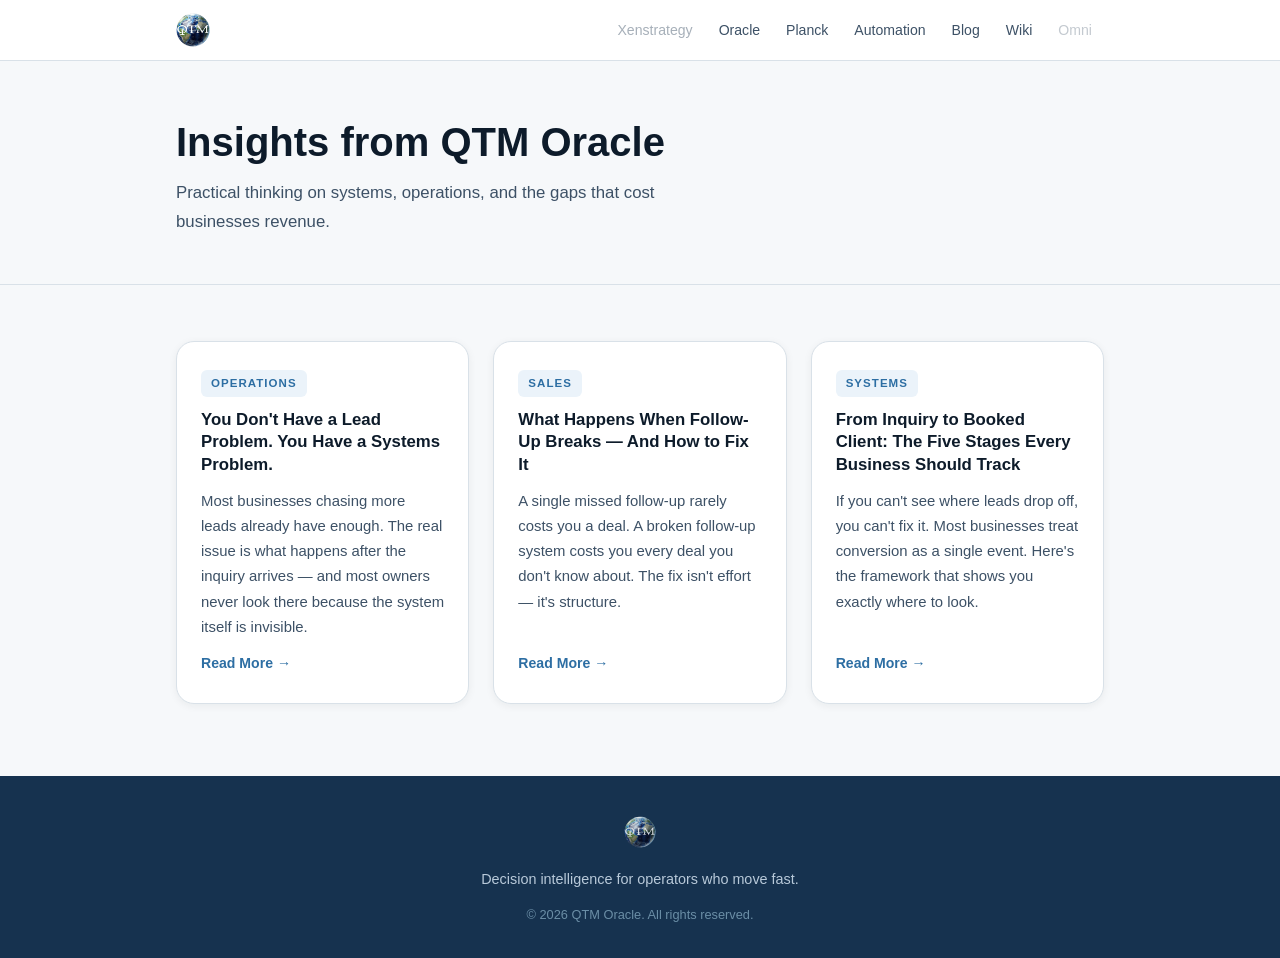
<file: blog.html>
<!DOCTYPE html>
<html lang="en">
<head>
  <meta charset="UTF-8" />
  <meta name="viewport" content="width=device-width, initial-scale=1.0" />
  <title>Insights — QTM Oracle</title>
  <link rel="stylesheet" href="./styles.css" />
</head>
<body>

  <!-- HEADER -->
  <header class="site-header">
    <div class="header-inner">
      <a href="./" class="header-logo-link">
        <img src="./assets/logo.png" alt="QTM Oracle" class="brand-logo" />
      </a>
      <nav class="header-nav">
        <a href="https://xenstrategy.com" class="nav-link" style="opacity:0.45;">Xenstrategy</a>
        <a href="https://app.qtmoracle.com" class="nav-link">Oracle</a>
        <a href="https://planck.qtmoracle.com" class="nav-link">Planck</a>
        <a href="https://app.qtmoracle.com/automation" class="nav-link">Automation</a>
        <a href="./blog.html" class="nav-link">Blog</a>
        <a href="https://wiki.qtmoracle.com" class="nav-link">Wiki</a>
        <span class="nav-omni">Omni</span>
        <div class="nav-menu-wrap nav-menu-mobile-only">
          <button class="nav-menu-btn" aria-label="Menu" aria-expanded="false">&#9776;</button>
          <div class="nav-dropdown" id="navDropdown">
            <a href="https://xenstrategy.com" class="nav-dropdown-item" style="opacity:0.6;">Xenstrategy</a>
            <a href="https://app.qtmoracle.com" class="nav-dropdown-item">Oracle</a>
            <a href="https://planck.qtmoracle.com" class="nav-dropdown-item">Planck</a>
            <a href="https://app.qtmoracle.com/automation" class="nav-dropdown-item">Automation</a>
            <a href="./blog.html" class="nav-dropdown-item">Blog</a>
            <a href="https://wiki.qtmoracle.com" class="nav-dropdown-item">Wiki</a>
            <span class="nav-dropdown-item" style="opacity:0.3;cursor:default;pointer-events:none;">Omni</span>
          </div>
        </div>
      </nav>
    </div>
  </header>

  <!-- PAGE HEADER -->
  <div class="blog-page-header">
    <div class="container">
      <h1>Insights from QTM Oracle</h1>
      <p>Practical thinking on systems, operations, and the gaps that cost businesses revenue.</p>
    </div>
  </div>

  <!-- ARTICLE LIST -->
  <section class="blog-index-section">
    <div class="container">
      <div class="blog-index-grid">

        <article class="blog-card">
          <div class="blog-tag">Operations</div>
          <h3>You Don't Have a Lead Problem. You Have a Systems Problem.</h3>
          <p>Most businesses chasing more leads already have enough. The real issue is what happens after the inquiry arrives — and most owners never look there because the system itself is invisible.</p>
          <a href="./blog/lead-problem-vs-systems-problem.html" class="blog-read-more">Read More &rarr;</a>
        </article>

        <article class="blog-card">
          <div class="blog-tag">Sales</div>
          <h3>What Happens When Follow-Up Breaks — And How to Fix It</h3>
          <p>A single missed follow-up rarely costs you a deal. A broken follow-up system costs you every deal you don't know about. The fix isn't effort — it's structure.</p>
          <a href="./blog/follow-up-breaks-and-how-to-fix-it.html" class="blog-read-more">Read More &rarr;</a>
        </article>

        <article class="blog-card">
          <div class="blog-tag">Systems</div>
          <h3>From Inquiry to Booked Client: The Five Stages Every Business Should Track</h3>
          <p>If you can't see where leads drop off, you can't fix it. Most businesses treat conversion as a single event. Here's the framework that shows you exactly where to look.</p>
          <a href="./blog/inquiry-to-booked-client-five-stages.html" class="blog-read-more">Read More &rarr;</a>
        </article>

      </div>
    </div>
  </section>

  <!-- FOOTER -->
  <footer class="footer">
    <div class="container">
      <img src="./assets/logo.png" alt="QTM Oracle" class="footer-logo" />
      <p class="footer-tagline">Decision intelligence for operators who move fast.</p>
      <p class="footer-copy">&copy; 2026 QTM Oracle. All rights reserved.</p>
    </div>
  </footer>

  <script>
    var btn = document.querySelector('.nav-menu-btn');
    var dropdown = document.getElementById('navDropdown');
    if (btn && dropdown) {
      btn.addEventListener('click', function(e) {
        e.stopPropagation();
        var open = dropdown.classList.toggle('open');
        btn.setAttribute('aria-expanded', String(open));
      });
      document.addEventListener('click', function() {
        dropdown.classList.remove('open');
        btn.setAttribute('aria-expanded', 'false');
      });
      dropdown.addEventListener('click', function(e) { e.stopPropagation(); });
    }
  </script>
</body>
</html>
</file>
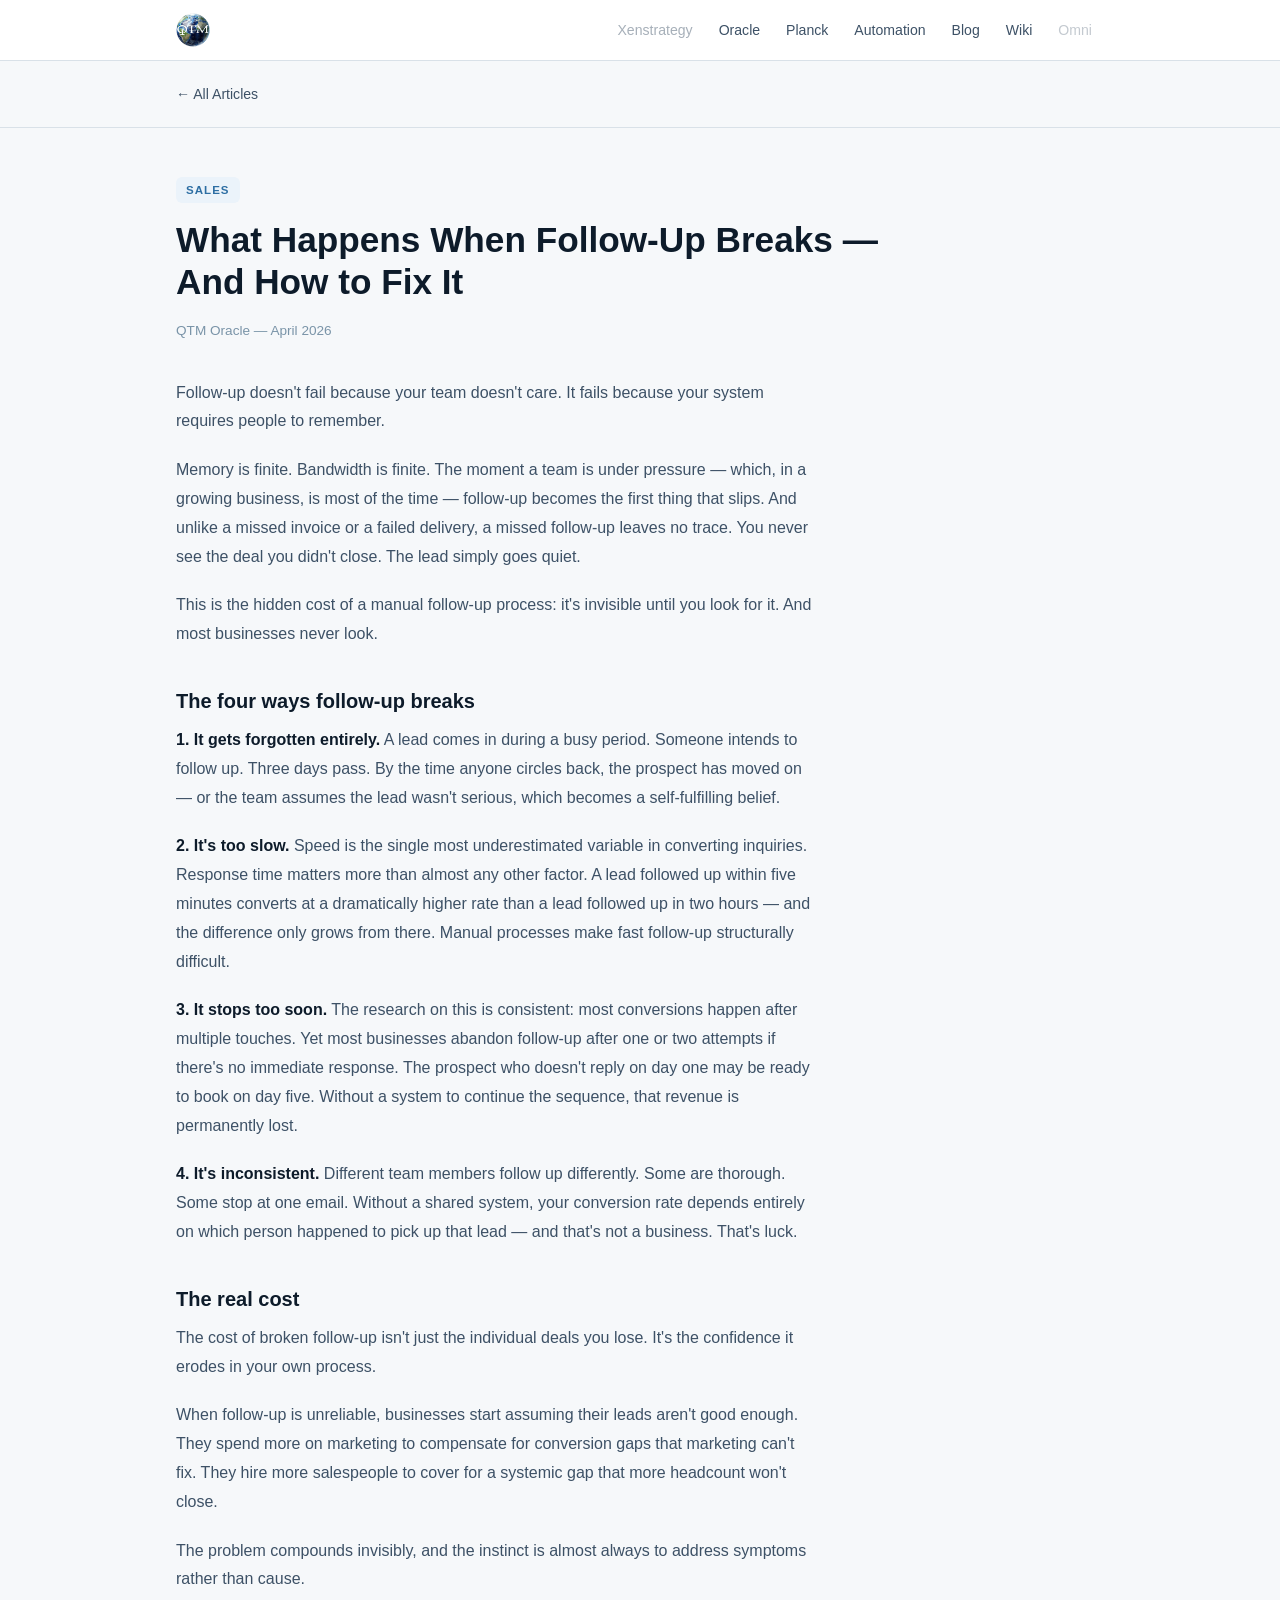
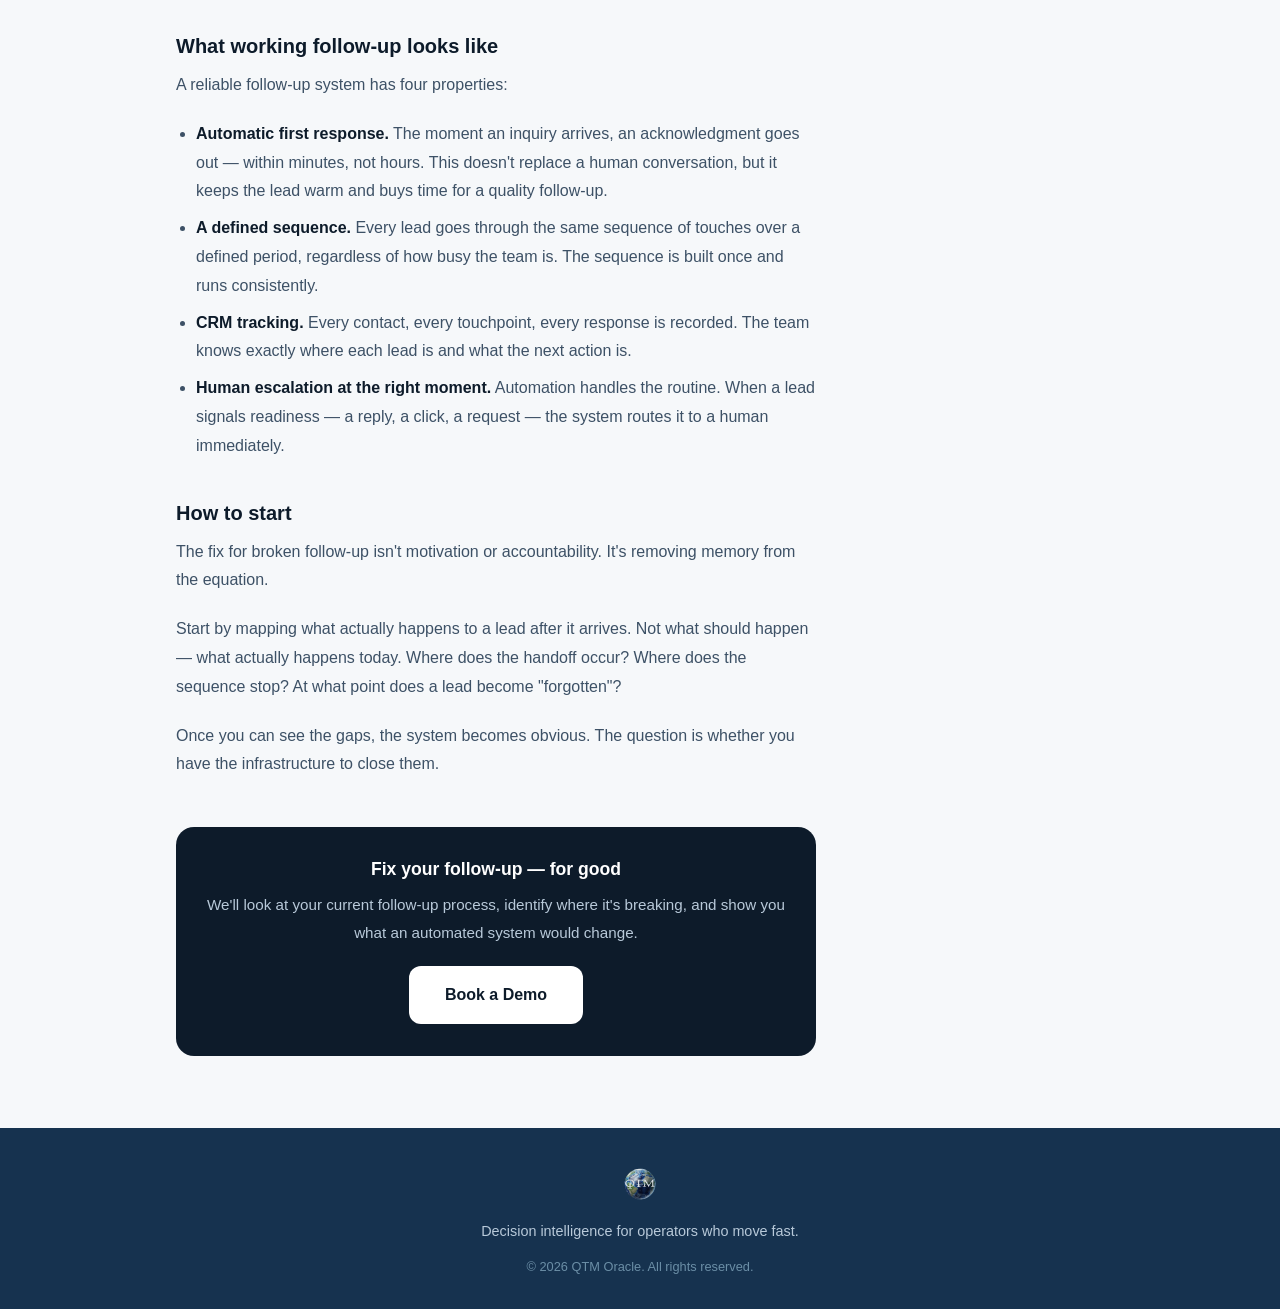
<file: blog/follow-up-breaks-and-how-to-fix-it.html>
<!DOCTYPE html>
<html lang="en">
<head>
  <meta charset="UTF-8" />
  <meta name="viewport" content="width=device-width, initial-scale=1.0" />
  <title>What Happens When Follow-Up Breaks — And How to Fix It — QTM Oracle</title>
  <link rel="stylesheet" href="../styles.css" />
</head>
<body>

  <!-- HEADER -->
  <header class="site-header">
    <div class="header-inner">
      <a href="../" class="header-logo-link">
        <img src="../assets/logo.png" alt="QTM Oracle" class="brand-logo" />
      </a>
      <nav class="header-nav">
        <a href="https://xenstrategy.com" class="nav-link" style="opacity:0.45;">Xenstrategy</a>
        <a href="https://app.qtmoracle.com" class="nav-link">Oracle</a>
        <a href="https://planck.qtmoracle.com" class="nav-link">Planck</a>
        <a href="https://app.qtmoracle.com/automation" class="nav-link">Automation</a>
        <a href="../blog.html" class="nav-link">Blog</a>
        <a href="https://wiki.qtmoracle.com" class="nav-link">Wiki</a>
        <span class="nav-omni">Omni</span>
      </nav>
    </div>
  </header>

  <!-- BACK LINK -->
  <div class="post-nav">
    <div class="container">
      <a href="../blog.html" class="post-back">&larr; All Articles</a>
    </div>
  </div>

  <!-- POST HEADER -->
  <div class="post-header">
    <div class="container">
      <div class="post-tag">Sales</div>
      <h1 class="post-title">What Happens When Follow-Up Breaks —<br>And How to Fix It</h1>
      <p class="post-meta">QTM Oracle &mdash; April 2026</p>
    </div>
  </div>

  <!-- POST BODY -->
  <div class="container">
    <div class="post-body">

      <p>Follow-up doesn't fail because your team doesn't care. It fails because your system requires people to remember.</p>

      <p>Memory is finite. Bandwidth is finite. The moment a team is under pressure — which, in a growing business, is most of the time — follow-up becomes the first thing that slips. And unlike a missed invoice or a failed delivery, a missed follow-up leaves no trace. You never see the deal you didn't close. The lead simply goes quiet.</p>

      <p>This is the hidden cost of a manual follow-up process: it's invisible until you look for it. And most businesses never look.</p>

      <h2>The four ways follow-up breaks</h2>

      <p><strong>1. It gets forgotten entirely.</strong> A lead comes in during a busy period. Someone intends to follow up. Three days pass. By the time anyone circles back, the prospect has moved on — or the team assumes the lead wasn't serious, which becomes a self-fulfilling belief.</p>

      <p><strong>2. It's too slow.</strong> Speed is the single most underestimated variable in converting inquiries. Response time matters more than almost any other factor. A lead followed up within five minutes converts at a dramatically higher rate than a lead followed up in two hours — and the difference only grows from there. Manual processes make fast follow-up structurally difficult.</p>

      <p><strong>3. It stops too soon.</strong> The research on this is consistent: most conversions happen after multiple touches. Yet most businesses abandon follow-up after one or two attempts if there's no immediate response. The prospect who doesn't reply on day one may be ready to book on day five. Without a system to continue the sequence, that revenue is permanently lost.</p>

      <p><strong>4. It's inconsistent.</strong> Different team members follow up differently. Some are thorough. Some stop at one email. Without a shared system, your conversion rate depends entirely on which person happened to pick up that lead — and that's not a business. That's luck.</p>

      <h2>The real cost</h2>

      <p>The cost of broken follow-up isn't just the individual deals you lose. It's the confidence it erodes in your own process.</p>

      <p>When follow-up is unreliable, businesses start assuming their leads aren't good enough. They spend more on marketing to compensate for conversion gaps that marketing can't fix. They hire more salespeople to cover for a systemic gap that more headcount won't close.</p>

      <p>The problem compounds invisibly, and the instinct is almost always to address symptoms rather than cause.</p>

      <h2>What working follow-up looks like</h2>

      <p>A reliable follow-up system has four properties:</p>

      <ul>
        <li><strong>Automatic first response.</strong> The moment an inquiry arrives, an acknowledgment goes out — within minutes, not hours. This doesn't replace a human conversation, but it keeps the lead warm and buys time for a quality follow-up.</li>
        <li><strong>A defined sequence.</strong> Every lead goes through the same sequence of touches over a defined period, regardless of how busy the team is. The sequence is built once and runs consistently.</li>
        <li><strong>CRM tracking.</strong> Every contact, every touchpoint, every response is recorded. The team knows exactly where each lead is and what the next action is.</li>
        <li><strong>Human escalation at the right moment.</strong> Automation handles the routine. When a lead signals readiness — a reply, a click, a request — the system routes it to a human immediately.</li>
      </ul>

      <h2>How to start</h2>

      <p>The fix for broken follow-up isn't motivation or accountability. It's removing memory from the equation.</p>

      <p>Start by mapping what actually happens to a lead after it arrives. Not what should happen — what actually happens today. Where does the handoff occur? Where does the sequence stop? At what point does a lead become "forgotten"?</p>

      <p>Once you can see the gaps, the system becomes obvious. The question is whether you have the infrastructure to close them.</p>

      <!-- CTA BLOCK -->
      <div class="post-cta-block">
        <h3>Fix your follow-up — for good</h3>
        <p>We'll look at your current follow-up process, identify where it's breaking, and show you what an automated system would change.</p>
        <a href="../#booking" class="btn btn-light">Book a Demo</a>
      </div>

    </div>
  </div>

  <!-- FOOTER -->
  <footer class="footer">
    <div class="container">
      <img src="../assets/logo.png" alt="QTM Oracle" class="footer-logo" />
      <p class="footer-tagline">Decision intelligence for operators who move fast.</p>
      <p class="footer-copy">&copy; 2026 QTM Oracle. All rights reserved.</p>
    </div>
  </footer>

</body>
</html>
</file>
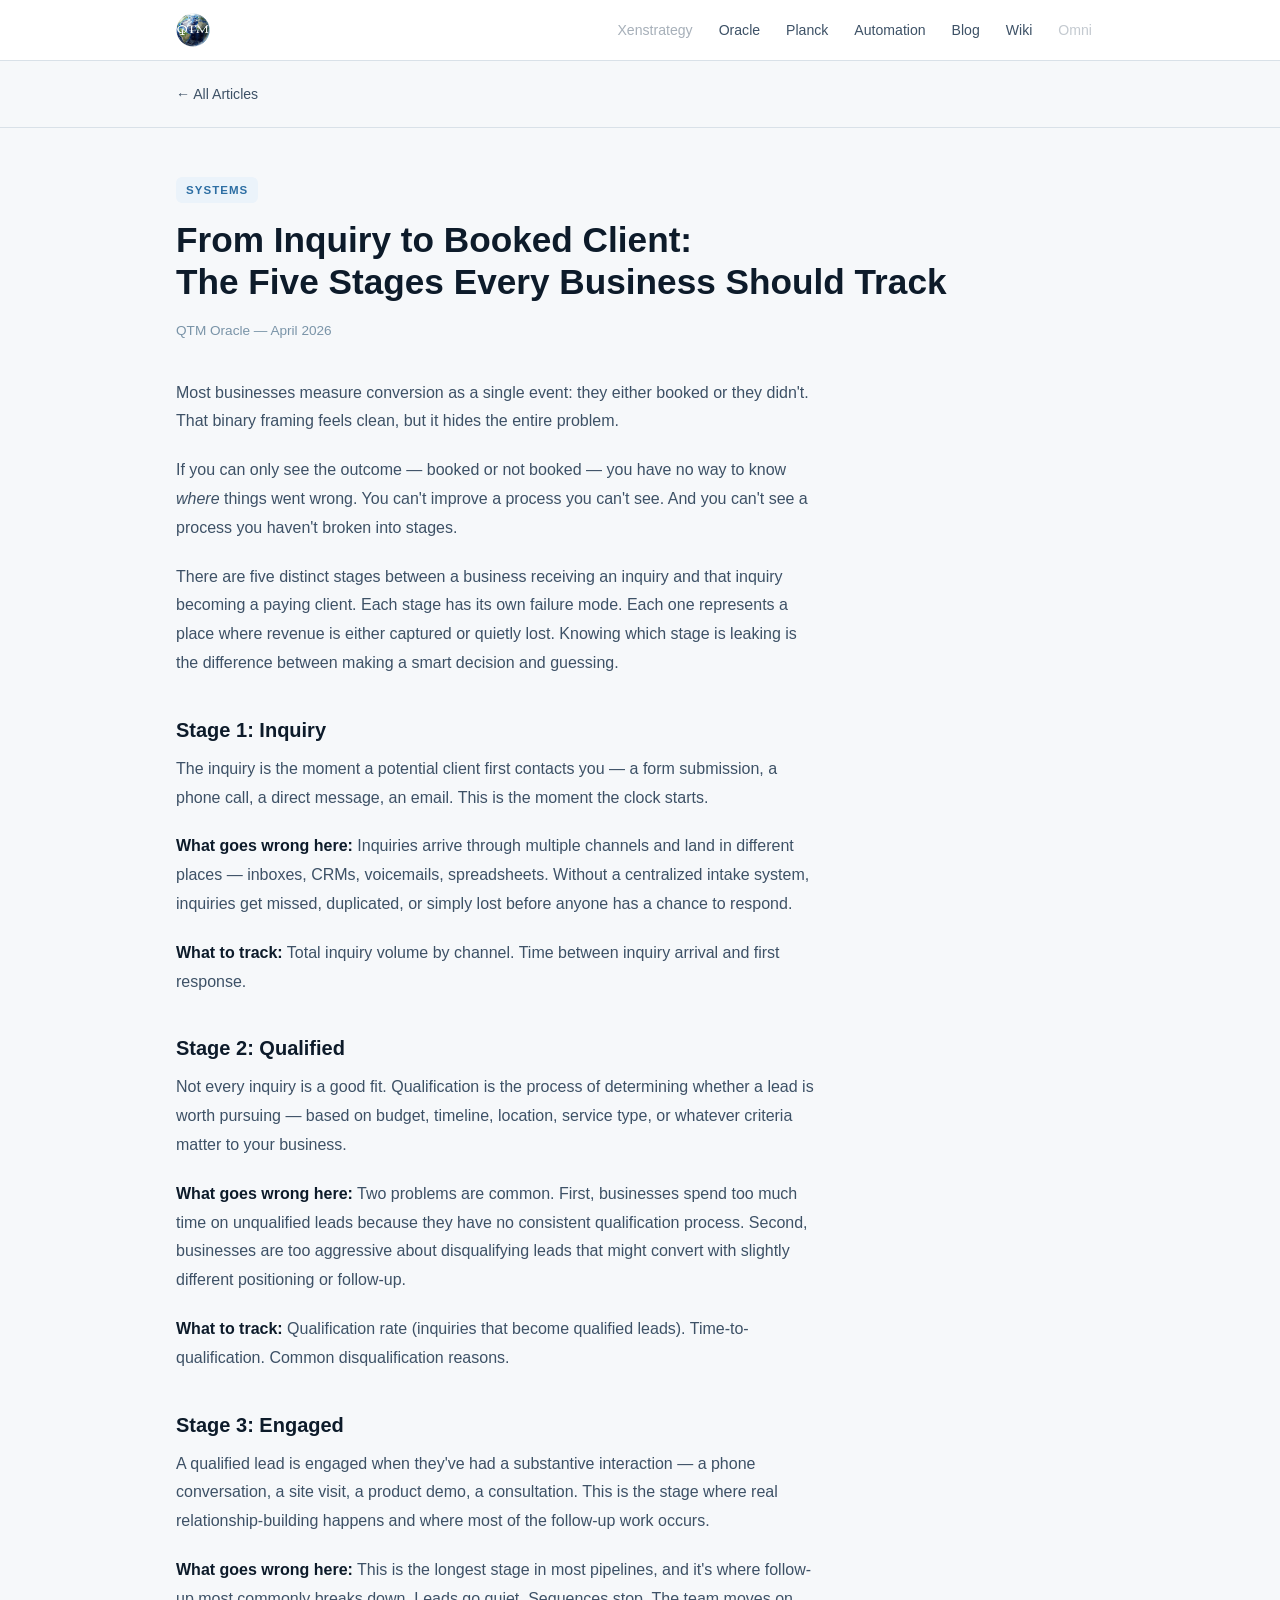
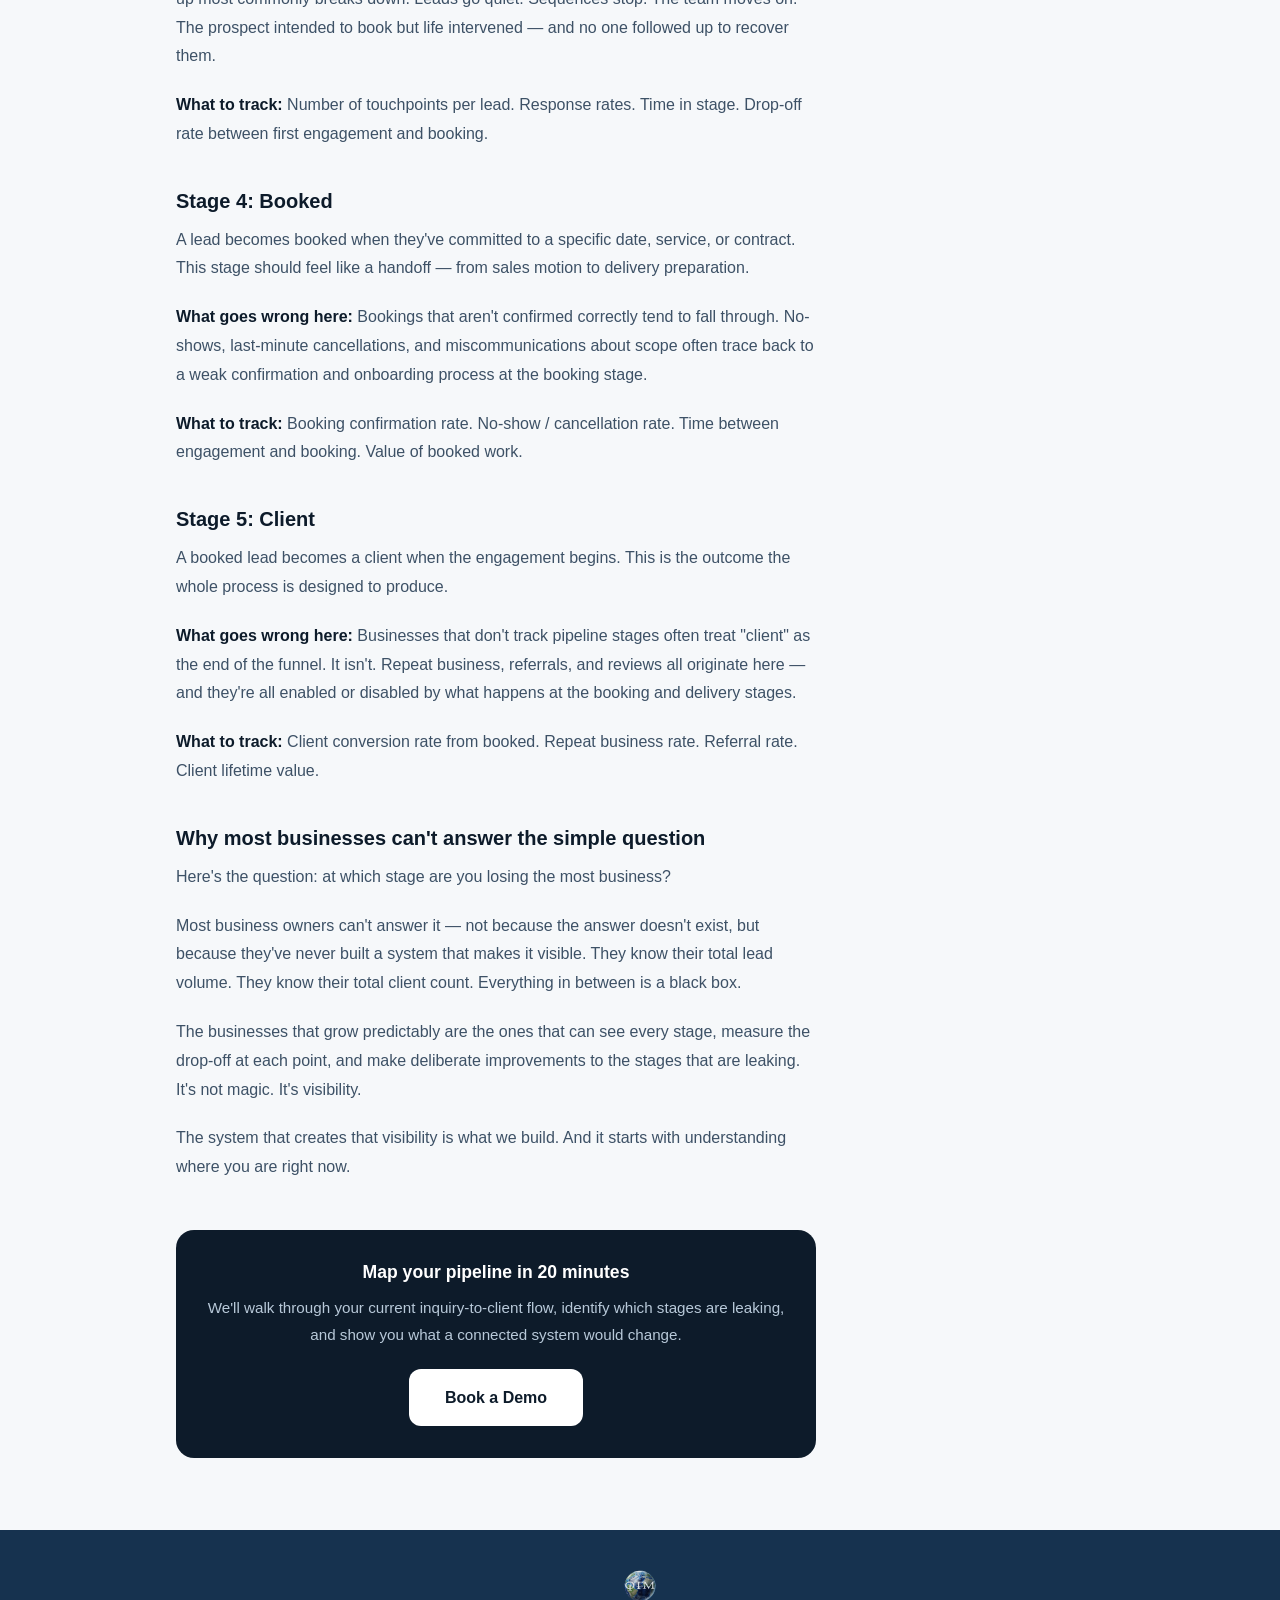
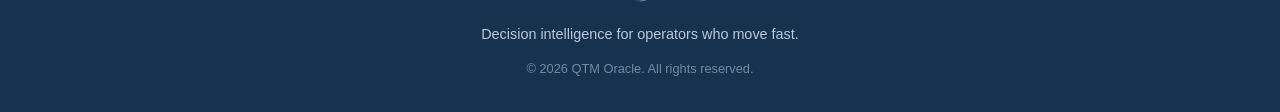
<file: blog/inquiry-to-booked-client-five-stages.html>
<!DOCTYPE html>
<html lang="en">
<head>
  <meta charset="UTF-8" />
  <meta name="viewport" content="width=device-width, initial-scale=1.0" />
  <title>From Inquiry to Booked Client: The Five Stages Every Business Should Track — QTM Oracle</title>
  <link rel="stylesheet" href="../styles.css" />
</head>
<body>

  <!-- HEADER -->
  <header class="site-header">
    <div class="header-inner">
      <a href="../" class="header-logo-link">
        <img src="../assets/logo.png" alt="QTM Oracle" class="brand-logo" />
      </a>
      <nav class="header-nav">
        <a href="https://xenstrategy.com" class="nav-link" style="opacity:0.45;">Xenstrategy</a>
        <a href="https://app.qtmoracle.com" class="nav-link">Oracle</a>
        <a href="https://planck.qtmoracle.com" class="nav-link">Planck</a>
        <a href="https://app.qtmoracle.com/automation" class="nav-link">Automation</a>
        <a href="../blog.html" class="nav-link">Blog</a>
        <a href="https://wiki.qtmoracle.com" class="nav-link">Wiki</a>
        <span class="nav-omni">Omni</span>
      </nav>
    </div>
  </header>

  <!-- BACK LINK -->
  <div class="post-nav">
    <div class="container">
      <a href="../blog.html" class="post-back">&larr; All Articles</a>
    </div>
  </div>

  <!-- POST HEADER -->
  <div class="post-header">
    <div class="container">
      <div class="post-tag">Systems</div>
      <h1 class="post-title">From Inquiry to Booked Client:<br>The Five Stages Every Business Should Track</h1>
      <p class="post-meta">QTM Oracle &mdash; April 2026</p>
    </div>
  </div>

  <!-- POST BODY -->
  <div class="container">
    <div class="post-body">

      <p>Most businesses measure conversion as a single event: they either booked or they didn't. That binary framing feels clean, but it hides the entire problem.</p>

      <p>If you can only see the outcome — booked or not booked — you have no way to know <em>where</em> things went wrong. You can't improve a process you can't see. And you can't see a process you haven't broken into stages.</p>

      <p>There are five distinct stages between a business receiving an inquiry and that inquiry becoming a paying client. Each stage has its own failure mode. Each one represents a place where revenue is either captured or quietly lost. Knowing which stage is leaking is the difference between making a smart decision and guessing.</p>

      <h2>Stage 1: Inquiry</h2>

      <p>The inquiry is the moment a potential client first contacts you — a form submission, a phone call, a direct message, an email. This is the moment the clock starts.</p>

      <p><strong>What goes wrong here:</strong> Inquiries arrive through multiple channels and land in different places — inboxes, CRMs, voicemails, spreadsheets. Without a centralized intake system, inquiries get missed, duplicated, or simply lost before anyone has a chance to respond.</p>

      <p><strong>What to track:</strong> Total inquiry volume by channel. Time between inquiry arrival and first response.</p>

      <h2>Stage 2: Qualified</h2>

      <p>Not every inquiry is a good fit. Qualification is the process of determining whether a lead is worth pursuing — based on budget, timeline, location, service type, or whatever criteria matter to your business.</p>

      <p><strong>What goes wrong here:</strong> Two problems are common. First, businesses spend too much time on unqualified leads because they have no consistent qualification process. Second, businesses are too aggressive about disqualifying leads that might convert with slightly different positioning or follow-up.</p>

      <p><strong>What to track:</strong> Qualification rate (inquiries that become qualified leads). Time-to-qualification. Common disqualification reasons.</p>

      <h2>Stage 3: Engaged</h2>

      <p>A qualified lead is engaged when they've had a substantive interaction — a phone conversation, a site visit, a product demo, a consultation. This is the stage where real relationship-building happens and where most of the follow-up work occurs.</p>

      <p><strong>What goes wrong here:</strong> This is the longest stage in most pipelines, and it's where follow-up most commonly breaks down. Leads go quiet. Sequences stop. The team moves on. The prospect intended to book but life intervened — and no one followed up to recover them.</p>

      <p><strong>What to track:</strong> Number of touchpoints per lead. Response rates. Time in stage. Drop-off rate between first engagement and booking.</p>

      <h2>Stage 4: Booked</h2>

      <p>A lead becomes booked when they've committed to a specific date, service, or contract. This stage should feel like a handoff — from sales motion to delivery preparation.</p>

      <p><strong>What goes wrong here:</strong> Bookings that aren't confirmed correctly tend to fall through. No-shows, last-minute cancellations, and miscommunications about scope often trace back to a weak confirmation and onboarding process at the booking stage.</p>

      <p><strong>What to track:</strong> Booking confirmation rate. No-show / cancellation rate. Time between engagement and booking. Value of booked work.</p>

      <h2>Stage 5: Client</h2>

      <p>A booked lead becomes a client when the engagement begins. This is the outcome the whole process is designed to produce.</p>

      <p><strong>What goes wrong here:</strong> Businesses that don't track pipeline stages often treat "client" as the end of the funnel. It isn't. Repeat business, referrals, and reviews all originate here — and they're all enabled or disabled by what happens at the booking and delivery stages.</p>

      <p><strong>What to track:</strong> Client conversion rate from booked. Repeat business rate. Referral rate. Client lifetime value.</p>

      <h2>Why most businesses can't answer the simple question</h2>

      <p>Here's the question: at which stage are you losing the most business?</p>

      <p>Most business owners can't answer it — not because the answer doesn't exist, but because they've never built a system that makes it visible. They know their total lead volume. They know their total client count. Everything in between is a black box.</p>

      <p>The businesses that grow predictably are the ones that can see every stage, measure the drop-off at each point, and make deliberate improvements to the stages that are leaking. It's not magic. It's visibility.</p>

      <p>The system that creates that visibility is what we build. And it starts with understanding where you are right now.</p>

      <!-- CTA BLOCK -->
      <div class="post-cta-block">
        <h3>Map your pipeline in 20 minutes</h3>
        <p>We'll walk through your current inquiry-to-client flow, identify which stages are leaking, and show you what a connected system would change.</p>
        <a href="../#booking" class="btn btn-light">Book a Demo</a>
      </div>

    </div>
  </div>

  <!-- FOOTER -->
  <footer class="footer">
    <div class="container">
      <img src="../assets/logo.png" alt="QTM Oracle" class="footer-logo" />
      <p class="footer-tagline">Decision intelligence for operators who move fast.</p>
      <p class="footer-copy">&copy; 2026 QTM Oracle. All rights reserved.</p>
    </div>
  </footer>

</body>
</html>
</file>
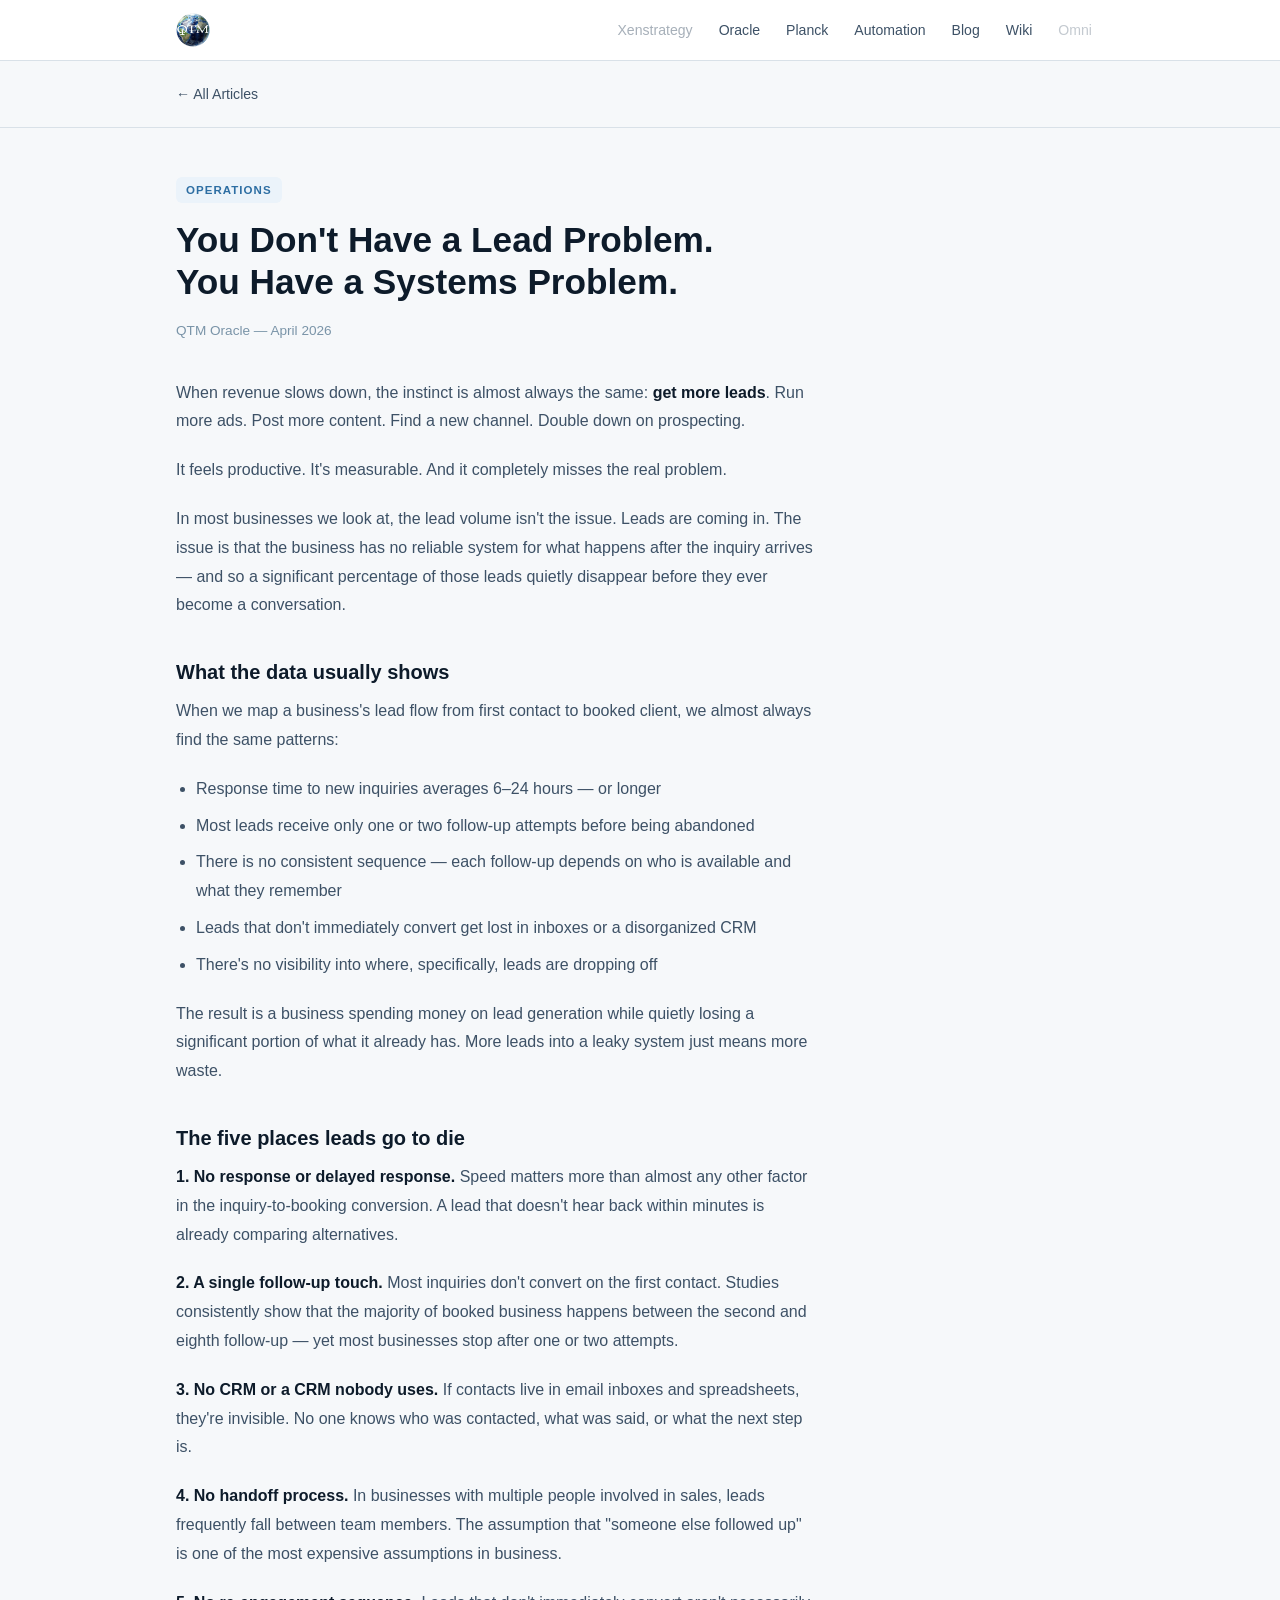
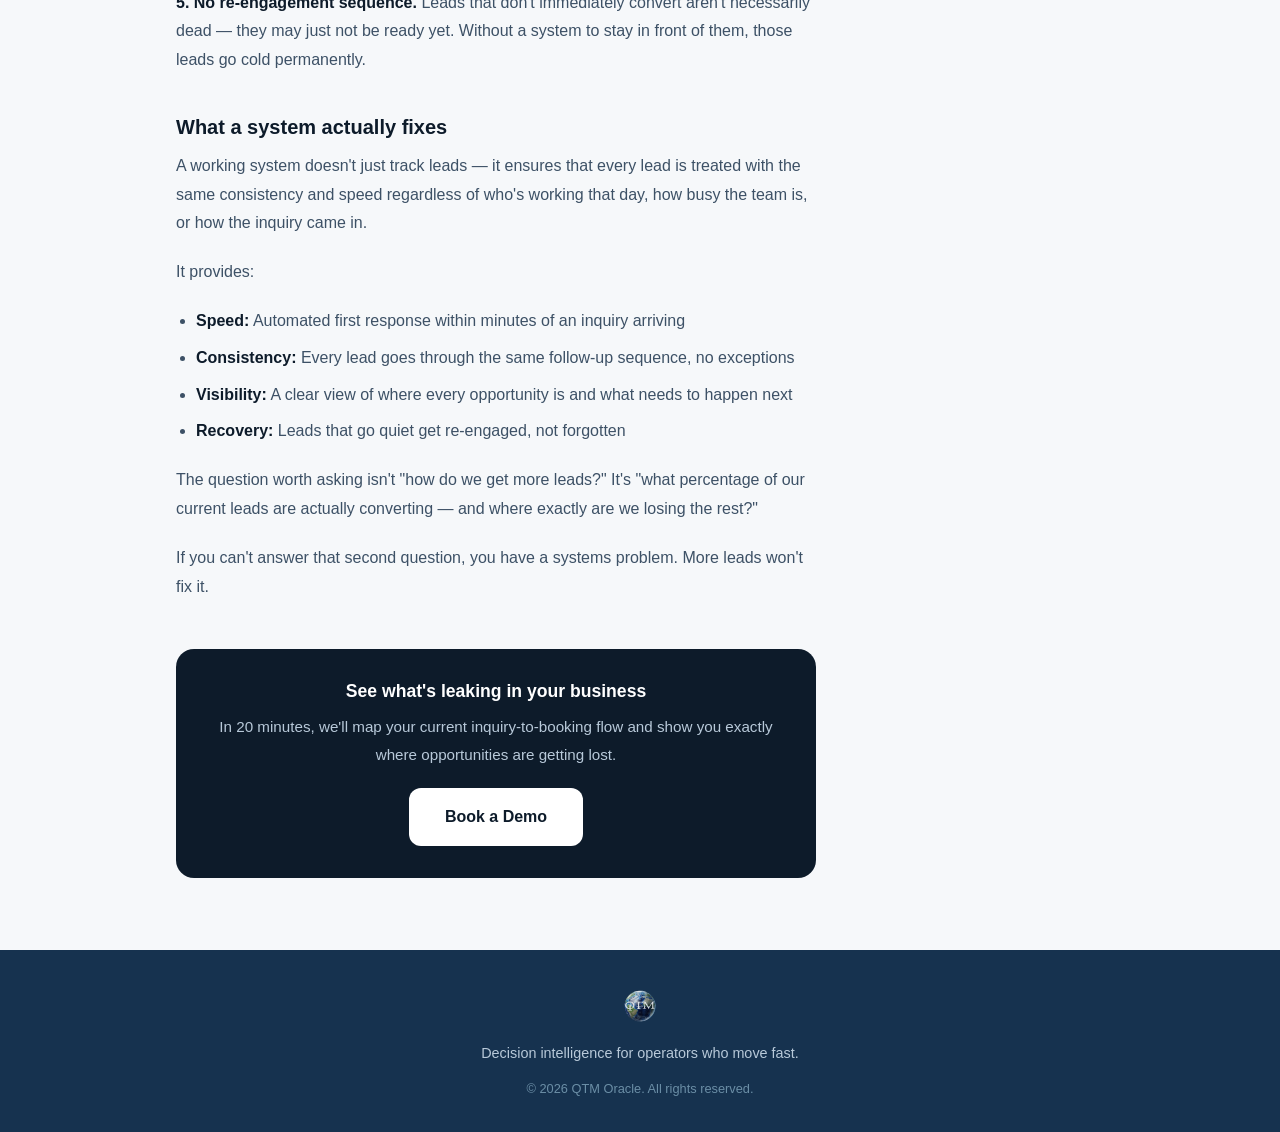
<file: blog/lead-problem-vs-systems-problem.html>
<!DOCTYPE html>
<html lang="en">
<head>
  <meta charset="UTF-8" />
  <meta name="viewport" content="width=device-width, initial-scale=1.0" />
  <title>You Don't Have a Lead Problem. You Have a Systems Problem. — QTM Oracle</title>
  <link rel="stylesheet" href="../styles.css" />
</head>
<body>

  <!-- HEADER -->
  <header class="site-header">
    <div class="header-inner">
      <a href="../" class="header-logo-link">
        <img src="../assets/logo.png" alt="QTM Oracle" class="brand-logo" />
      </a>
      <nav class="header-nav">
        <a href="https://xenstrategy.com" class="nav-link" style="opacity:0.45;">Xenstrategy</a>
        <a href="https://app.qtmoracle.com" class="nav-link">Oracle</a>
        <a href="https://planck.qtmoracle.com" class="nav-link">Planck</a>
        <a href="https://app.qtmoracle.com/automation" class="nav-link">Automation</a>
        <a href="../blog.html" class="nav-link">Blog</a>
        <a href="https://wiki.qtmoracle.com" class="nav-link">Wiki</a>
        <span class="nav-omni">Omni</span>
      </nav>
    </div>
  </header>

  <!-- BACK LINK -->
  <div class="post-nav">
    <div class="container">
      <a href="../blog.html" class="post-back">&larr; All Articles</a>
    </div>
  </div>

  <!-- POST HEADER -->
  <div class="post-header">
    <div class="container">
      <div class="post-tag">Operations</div>
      <h1 class="post-title">You Don't Have a Lead Problem.<br>You Have a Systems Problem.</h1>
      <p class="post-meta">QTM Oracle &mdash; April 2026</p>
    </div>
  </div>

  <!-- POST BODY -->
  <div class="container">
    <div class="post-body">

      <p>When revenue slows down, the instinct is almost always the same: <strong>get more leads</strong>. Run more ads. Post more content. Find a new channel. Double down on prospecting.</p>

      <p>It feels productive. It's measurable. And it completely misses the real problem.</p>

      <p>In most businesses we look at, the lead volume isn't the issue. Leads are coming in. The issue is that the business has no reliable system for what happens after the inquiry arrives — and so a significant percentage of those leads quietly disappear before they ever become a conversation.</p>

      <h2>What the data usually shows</h2>

      <p>When we map a business's lead flow from first contact to booked client, we almost always find the same patterns:</p>

      <ul>
        <li>Response time to new inquiries averages 6–24 hours — or longer</li>
        <li>Most leads receive only one or two follow-up attempts before being abandoned</li>
        <li>There is no consistent sequence — each follow-up depends on who is available and what they remember</li>
        <li>Leads that don't immediately convert get lost in inboxes or a disorganized CRM</li>
        <li>There's no visibility into where, specifically, leads are dropping off</li>
      </ul>

      <p>The result is a business spending money on lead generation while quietly losing a significant portion of what it already has. More leads into a leaky system just means more waste.</p>

      <h2>The five places leads go to die</h2>

      <p><strong>1. No response or delayed response.</strong> Speed matters more than almost any other factor in the inquiry-to-booking conversion. A lead that doesn't hear back within minutes is already comparing alternatives.</p>

      <p><strong>2. A single follow-up touch.</strong> Most inquiries don't convert on the first contact. Studies consistently show that the majority of booked business happens between the second and eighth follow-up — yet most businesses stop after one or two attempts.</p>

      <p><strong>3. No CRM or a CRM nobody uses.</strong> If contacts live in email inboxes and spreadsheets, they're invisible. No one knows who was contacted, what was said, or what the next step is.</p>

      <p><strong>4. No handoff process.</strong> In businesses with multiple people involved in sales, leads frequently fall between team members. The assumption that "someone else followed up" is one of the most expensive assumptions in business.</p>

      <p><strong>5. No re-engagement sequence.</strong> Leads that don't immediately convert aren't necessarily dead — they may just not be ready yet. Without a system to stay in front of them, those leads go cold permanently.</p>

      <h2>What a system actually fixes</h2>

      <p>A working system doesn't just track leads — it ensures that every lead is treated with the same consistency and speed regardless of who's working that day, how busy the team is, or how the inquiry came in.</p>

      <p>It provides:</p>
      <ul>
        <li><strong>Speed:</strong> Automated first response within minutes of an inquiry arriving</li>
        <li><strong>Consistency:</strong> Every lead goes through the same follow-up sequence, no exceptions</li>
        <li><strong>Visibility:</strong> A clear view of where every opportunity is and what needs to happen next</li>
        <li><strong>Recovery:</strong> Leads that go quiet get re-engaged, not forgotten</li>
      </ul>

      <p>The question worth asking isn't "how do we get more leads?" It's "what percentage of our current leads are actually converting — and where exactly are we losing the rest?"</p>

      <p>If you can't answer that second question, you have a systems problem. More leads won't fix it.</p>

      <!-- CTA BLOCK -->
      <div class="post-cta-block">
        <h3>See what's leaking in your business</h3>
        <p>In 20 minutes, we'll map your current inquiry-to-booking flow and show you exactly where opportunities are getting lost.</p>
        <a href="../#booking" class="btn btn-light">Book a Demo</a>
      </div>

    </div>
  </div>

  <!-- FOOTER -->
  <footer class="footer">
    <div class="container">
      <img src="../assets/logo.png" alt="QTM Oracle" class="footer-logo" />
      <p class="footer-tagline">Decision intelligence for operators who move fast.</p>
      <p class="footer-copy">&copy; 2026 QTM Oracle. All rights reserved.</p>
    </div>
  </footer>

</body>
</html>
</file>
<file: styles.css>
/* ============================================
   QTM ORACLE — STYLES
   Mobile-first, plain CSS
   ============================================ */

/* --- RESET & BASE --- */
*, *::before, *::after {
  box-sizing: border-box;
  margin: 0;
  padding: 0;
}

html {
  scroll-behavior: smooth;
}

body {
  background-color: #F6F8FA;
  color: #0D1B2A;
  font-family: -apple-system, BlinkMacSystemFont, 'Segoe UI', Roboto, 'Helvetica Neue', Arial, sans-serif;
  font-size: 16px;
  line-height: 1.6;
  -webkit-font-smoothing: antialiased;
}

/* --- CONTAINER --- */
.container {
  width: 100%;
  max-width: 680px;
  margin: 0 auto;
  padding: 0 20px;
}

/* --- TYPOGRAPHY --- */
h1, h2, h3 {
  line-height: 1.25;
  font-weight: 700;
}

h1 { font-size: clamp(1.75rem, 5vw, 2.5rem); }
h2 { font-size: clamp(1.4rem, 4vw, 2rem); }
h3 { font-size: 1.1rem; }

p {
  color: #3D5166;
  line-height: 1.7;
}

/* --- BUTTONS --- */
.btn {
  display: block;
  width: 100%;
  padding: 16px 24px;
  min-height: 48px;
  border-radius: 12px;
  font-size: 1rem;
  font-weight: 600;
  text-align: center;
  text-decoration: none;
  cursor: pointer;
  border: none;
  transition: opacity 0.15s ease, transform 0.1s ease;
}

.btn:active {
  transform: scale(0.98);
}

.btn-primary {
  background-color: #0D1B2A;
  color: #FFFFFF;
}

.btn-primary:hover {
  opacity: 0.88;
}

.btn-light {
  background-color: #FFFFFF;
  color: #0D1B2A;
}

.btn-light:hover {
  opacity: 0.9;
}

/* --- SECTION TITLES --- */
.section-title {
  font-size: clamp(1.4rem, 4vw, 1.9rem);
  color: #0D1B2A;
  margin-bottom: 12px;
}

.section-title-light {
  font-size: clamp(1.4rem, 4vw, 1.9rem);
  color: #FFFFFF;
  margin-bottom: 12px;
}

.section-intro {
  color: #3D5166;
  font-size: 1.05rem;
  margin-bottom: 32px;
}

.section-intro-light {
  color: #B8C9D9;
  font-size: 1.05rem;
  margin-bottom: 32px;
}

/* ============================================
   SECTIONS
   ============================================ */

/* 1. SITE HEADER */
.site-header {
  position: sticky;
  top: 0;
  z-index: 100;
  background-color: #FFFFFF;
  border-bottom: 1px solid #D9E1E8;
}

.header-inner {
  max-width: 1040px;
  margin: 0 auto;
  padding: 0 20px;
  display: flex;
  align-items: center;
  justify-content: space-between;
  min-height: 60px;
}

.header-logo-link {
  display: flex;
  align-items: center;
  flex-shrink: 0;
  text-decoration: none;
}

.brand-logo {
  height: 34px;
  width: auto;
}

.header-nav {
  display: flex;
  align-items: center;
  gap: 2px;
}

/* Nav text links — hidden on mobile, shown on tablet+ */
.nav-link {
  display: none;
  font-size: 0.88rem;
  font-weight: 500;
  color: #3D5166;
  text-decoration: none;
  padding: 8px 12px;
  border-radius: 8px;
  transition: color 0.15s ease, background-color 0.15s ease;
  white-space: nowrap;
}

.nav-link:hover {
  color: #0D1B2A;
  background-color: #F0F4F8;
}

/* Header CTA button — always visible */
.btn-nav {
  display: inline-flex;
  align-items: center;
  font-size: 0.88rem;
  font-weight: 600;
  color: #FFFFFF;
  background-color: #0D1B2A;
  text-decoration: none;
  padding: 9px 18px;
  border-radius: 8px;
  min-height: 36px;
  white-space: nowrap;
  transition: opacity 0.15s ease;
  margin-left: 8px;
}

.btn-nav:hover {
  opacity: 0.85;
}

/* Anchor offset — prevent sticky header from covering section titles */
#problem, #system, #offer, #fit, #insights, #booking {
  scroll-margin-top: 68px;
}

/* 2. HERO */
.hero {
  position: relative;
  background-image: url('./assets/qtm-splash.png');
  background-size: cover;
  background-position: center;
  background-repeat: no-repeat;
  padding: 80px 0;
  text-align: center;
}

.hero-overlay {
  position: absolute;
  inset: 0;
  background-color: rgba(8, 16, 26, 0.62);
  z-index: 0;
}

.hero-content {
  position: relative;
  z-index: 1;
}

.hero-eyebrow {
  font-size: 0.85rem;
  font-weight: 600;
  text-transform: uppercase;
  letter-spacing: 0.08em;
  color: #7DBAEE;
  margin-bottom: 16px;
}

.hero-headline {
  color: #FFFFFF;
  margin-bottom: 20px;
}

.hero-sub {
  font-size: 1.1rem;
  color: rgba(255, 255, 255, 0.8);
  margin-bottom: 32px;
  max-width: 560px;
  margin-left: auto;
  margin-right: auto;
}

.hero-footnote {
  font-size: 0.85rem;
  color: rgba(255, 255, 255, 0.45);
  margin-top: 16px;
}

/* Hero CTA button — white fill, dark text for contrast over image */
.btn-hero {
  background-color: #FFFFFF;
  color: #0D1B2A;
}

.btn-hero:hover {
  opacity: 0.9;
}

/* TRUST BAR */
.trust-bar {
  padding: 14px 0;
  border-top: 1px solid #D9E1E8;
  border-bottom: 1px solid #D9E1E8;
  background: #FFFFFF;
  text-align: center;
}

.trust-line {
  font-size: 0.88rem;
  color: #7A94A8;
  margin: 0;
}

/* 3. PROBLEM SECTION */
.problem {
  padding: 56px 0;
}

.card-grid {
  display: flex;
  flex-direction: column;
  gap: 16px;
}

.card {
  background: #FFFFFF;
  border: 1px solid #D9E1E8;
  border-radius: 18px;
  padding: 24px;
  box-shadow: 0 2px 8px rgba(13, 27, 42, 0.06);
}

.card-icon {
  font-size: 1.5rem;
  margin-bottom: 12px;
}

.card h3 {
  color: #0D1B2A;
  margin-bottom: 8px;
}

.card p {
  font-size: 0.95rem;
}

/* 4. SYSTEM FLOW — DARK BAND */
.dark-band {
  background-color: #0D1B2A;
  padding: 56px 0;
}

.flow-pipeline {
  display: flex;
  flex-wrap: wrap;
  align-items: center;
  gap: 8px;
  margin-bottom: 24px;
}

.flow-node {
  background: rgba(255, 255, 255, 0.1);
  border: 1px solid rgba(255, 255, 255, 0.18);
  border-radius: 10px;
  padding: 10px 18px;
  color: #FFFFFF;
  font-size: 0.95rem;
  font-weight: 600;
  white-space: nowrap;
}

.flow-arrow {
  color: #2D6EA3;
  font-size: 1.1rem;
  font-weight: 700;
  line-height: 1;
}

.flow-tagline {
  color: #B8C9D9;
  font-size: 0.95rem;
  line-height: 1.6;
}

/* MID-PAGE SYSTEM ZONE (sections 5–7) */
.system-zone {
  position: relative;
  isolation: isolate;
}

.system-zone::before {
  content: '';
  position: absolute;
  inset: 0;
  background-image: url('./assets/pattern.jpg');
  background-size: cover;
  background-position: center;
  background-repeat: no-repeat;
  opacity: 0.06;
  z-index: -1;
  pointer-events: none;
}

/* 5. WHAT WE INSTALL */
.what-we-install {
  padding: 56px 0;
}

.install-list {
  display: flex;
  flex-direction: column;
  gap: 20px;
}

.install-item {
  display: flex;
  align-items: flex-start;
  gap: 16px;
  background: #FFFFFF;
  border: 1px solid #D9E1E8;
  border-radius: 14px;
  padding: 20px;
  box-shadow: 0 1px 4px rgba(13, 27, 42, 0.05);
}

.install-check {
  flex-shrink: 0;
  width: 28px;
  height: 28px;
  background: #4D7C4A;
  color: #FFFFFF;
  border-radius: 50%;
  display: flex;
  align-items: center;
  justify-content: center;
  font-size: 0.85rem;
  font-weight: 700;
  margin-top: 2px;
}

.install-item strong {
  display: block;
  color: #0D1B2A;
  font-size: 1rem;
  margin-bottom: 4px;
}

.install-item p {
  font-size: 0.93rem;
  margin: 0;
}

/* 6. OFFER / PRICING */
.offer {
  padding: 72px 0 64px;
  background: transparent;
}

.offer .container {
  background: #FFFFFF;
  border: 1px solid #D9E1E8;
  border-radius: 20px;
  box-shadow: 0 4px 24px rgba(13, 27, 42, 0.08);
  padding: 36px 28px;
}

.offer-cards {
  display: flex;
  flex-direction: column;
  gap: 16px;
  margin-bottom: 24px;
}

.offer-card {
  background: #FFFFFF;
  border: 1px solid #D9E1E8;
  border-radius: 20px;
  padding: 28px 24px;
  box-shadow: 0 2px 10px rgba(13, 27, 42, 0.07);
}

.offer-card-accent {
  border-color: #2D6EA3;
  background: #FFFFFF;
}

.offer-badge {
  display: inline-block;
  font-size: 0.75rem;
  font-weight: 700;
  text-transform: uppercase;
  letter-spacing: 0.08em;
  background: #F0F4F8;
  color: #3D5166;
  border-radius: 6px;
  padding: 4px 10px;
  margin-bottom: 12px;
}

.offer-badge-accent {
  background: #2D6EA3;
  color: #FFFFFF;
}

.offer-card h3 {
  color: #0D1B2A;
  font-size: 1.2rem;
  margin-bottom: 10px;
}

.offer-desc {
  font-size: 0.95rem;
  margin-bottom: 16px;
}

.offer-list {
  list-style: none;
  display: flex;
  flex-direction: column;
  gap: 8px;
}

.offer-list li {
  font-size: 0.93rem;
  color: #3D5166;
  padding-left: 20px;
  position: relative;
}

.offer-list li::before {
  content: "–";
  position: absolute;
  left: 0;
  color: #2D6EA3;
  font-weight: 700;
}

.offer-footnote {
  font-size: 0.88rem;
  color: #7A94A8;
  text-align: center;
}

/* 7. WHO THIS IS FOR */
.who-its-for {
  padding: 72px 0 56px;
}

.persona-grid {
  display: flex;
  flex-direction: column;
  gap: 14px;
  margin-bottom: 24px;
}

.persona-card {
  background: #FFFFFF;
  border: 1px solid #D9E1E8;
  border-radius: 14px;
  padding: 20px 24px;
  box-shadow: 0 1px 4px rgba(13, 27, 42, 0.05);
}

.persona-role {
  font-size: 0.8rem;
  font-weight: 700;
  text-transform: uppercase;
  letter-spacing: 0.08em;
  color: #2D6EA3;
  margin-bottom: 8px;
}

.persona-card p {
  font-size: 0.95rem;
}

.not-for {
  background: #F0F4F8;
  border: 1px solid #D9E1E8;
  border-radius: 14px;
  padding: 20px 24px;
}

.not-for p {
  font-size: 0.93rem;
  color: #3D5166;
}

.not-for strong {
  color: #0D1B2A;
}

/* 8. BOOKING */
.booking {
  /* extends .dark-band */
}

.booking-placeholder {
  background: rgba(255, 255, 255, 0.06);
  border: 1px dashed rgba(255, 255, 255, 0.2);
  border-radius: 16px;
  padding: 32px 24px;
  text-align: center;
}

.booking-note {
  color: #B8C9D9;
  font-size: 1rem;
  margin-bottom: 20px;
}

/* 9. FINAL CTA */
.final-cta {
  padding: 64px 0;
  text-align: center;
}

.final-cta .section-intro {
  margin-bottom: 32px;
}

/* 10. FOOTER */
.footer {
  background: #16324F;
  padding: 40px 0 32px;
  text-align: center;
}

.footer-logo {
  height: 32px;
  width: auto;
  margin-bottom: 12px;
  opacity: 0.85;
}

.footer-tagline {
  color: #B8C9D9;
  font-size: 0.9rem;
  margin-bottom: 12px;
}

.footer-copy {
  color: #6B8EA6;
  font-size: 0.8rem;
}

/* BLOG PREVIEW (homepage) */
.blog-preview {
  padding: 72px 0 64px;
}

.blog-grid {
  display: flex;
  flex-direction: column;
  gap: 20px;
  margin-bottom: 36px;
}

.blog-card {
  background: #FFFFFF;
  border: 1px solid #D9E1E8;
  border-radius: 18px;
  padding: 28px 24px;
  box-shadow: 0 2px 8px rgba(13, 27, 42, 0.06);
  display: flex;
  flex-direction: column;
  gap: 12px;
}

.blog-tag {
  display: inline-block;
  font-size: 0.72rem;
  font-weight: 700;
  text-transform: uppercase;
  letter-spacing: 0.09em;
  color: #2D6EA3;
  background: #EBF3FA;
  border-radius: 6px;
  padding: 4px 10px;
  align-self: flex-start;
}

.blog-card h3 {
  color: #0D1B2A;
  font-size: 1.05rem;
  line-height: 1.35;
  margin: 0;
}

.blog-card p {
  font-size: 0.93rem;
  color: #3D5166;
  margin: 0;
  flex: 1;
}

.blog-read-more {
  font-size: 0.88rem;
  font-weight: 600;
  color: #2D6EA3;
  text-decoration: none;
  align-self: flex-start;
}

.blog-read-more:hover {
  text-decoration: underline;
}

.blog-cta-row {
  text-align: center;
}

/* Outlined button variant */
.btn-outline {
  display: inline-block;
  padding: 14px 32px;
  min-height: 48px;
  border-radius: 12px;
  font-size: 1rem;
  font-weight: 600;
  text-align: center;
  text-decoration: none;
  color: #0D1B2A;
  background: transparent;
  border: 2px solid #0D1B2A;
  transition: background-color 0.15s ease, color 0.15s ease;
}

.btn-outline:hover {
  background-color: #0D1B2A;
  color: #FFFFFF;
}

/* BLOG INDEX PAGE */
.blog-page-header {
  padding: 56px 0 48px;
  border-bottom: 1px solid #D9E1E8;
}

.blog-page-header h1 {
  color: #0D1B2A;
  margin-bottom: 12px;
}

.blog-page-header p {
  font-size: 1.05rem;
  max-width: 560px;
}

.blog-index-section {
  padding: 56px 0 72px;
}

.blog-index-grid {
  display: flex;
  flex-direction: column;
  gap: 24px;
}

/* BLOG POST PAGE */
.post-nav {
  padding: 20px 0;
  border-bottom: 1px solid #D9E1E8;
}

.post-back {
  font-size: 0.88rem;
  font-weight: 500;
  color: #3D5166;
  text-decoration: none;
}

.post-back:hover {
  color: #0D1B2A;
}

.post-header {
  padding: 48px 0 36px;
}

.post-tag {
  display: inline-block;
  font-size: 0.72rem;
  font-weight: 700;
  text-transform: uppercase;
  letter-spacing: 0.09em;
  color: #2D6EA3;
  background: #EBF3FA;
  border-radius: 6px;
  padding: 4px 10px;
  margin-bottom: 16px;
}

.post-title {
  color: #0D1B2A;
  font-size: clamp(1.5rem, 4vw, 2.2rem);
  line-height: 1.2;
  margin-bottom: 16px;
}

.post-meta {
  font-size: 0.85rem;
  color: #7A94A8;
}

.post-body {
  padding-bottom: 72px;
  max-width: 640px;
}

.post-body h2 {
  color: #0D1B2A;
  font-size: 1.25rem;
  margin-top: 40px;
  margin-bottom: 12px;
}

.post-body p {
  font-size: 1rem;
  line-height: 1.8;
  color: #3D5166;
  margin-bottom: 20px;
}

.post-body ul {
  margin: 0 0 20px 0;
  padding-left: 20px;
}

.post-body li {
  font-size: 1rem;
  line-height: 1.8;
  color: #3D5166;
  margin-bottom: 8px;
}

.post-body strong {
  color: #0D1B2A;
}

.post-cta-block {
  margin-top: 48px;
  background: #0D1B2A;
  border-radius: 18px;
  padding: 32px 28px;
  text-align: center;
}

.post-cta-block h3 {
  color: #FFFFFF;
  margin-bottom: 10px;
}

.post-cta-block p {
  color: #B8C9D9;
  font-size: 0.95rem;
  margin-bottom: 20px;
}

/* ============================================
   TABLET (min-width: 640px)
   Multi-column layouts, button sizing
   ============================================ */
@media (min-width: 640px) {
  .container {
    padding: 0 32px;
  }

  .header-inner {
    padding: 0 32px;
  }

  .nav-link {
    display: inline-block;
  }

  .btn {
    display: inline-block;
    width: auto;
    padding: 16px 36px;
  }

  /* Hero + final CTA centered buttons */
  .hero .btn,
  .final-cta .btn {
    display: inline-block;
    width: auto;
  }

  /* Two-column offer cards */
  .offer-cards {
    flex-direction: row;
    gap: 16px;
  }

  .offer-card {
    flex: 1;
  }

  /* Two-column persona grid */
  .persona-grid {
    display: grid;
    grid-template-columns: 1fr 1fr;
    gap: 14px;
  }
}

/* ============================================
   DESKTOP (min-width: 900px)
   Wider container, scaled sections
   ============================================ */
@media (min-width: 900px) {
  /* Widen the global content column */
  .container {
    max-width: 1040px;
    padding: 0 56px;
  }

  .header-inner {
    padding: 0 56px;
  }

  /* Hero stays wide naturally — constrain text only */
  .hero {
    padding: 140px 0;
  }

  /* What we install: 2-column grid */
  .install-list {
    display: grid;
    grid-template-columns: 1fr 1fr;
    gap: 20px;
  }

  /* Offer panel: more generous padding at wider scale */
  .offer .container {
    padding: 52px 64px;
  }

  /* Problem cards: 3 columns */
  .card-grid {
    flex-direction: row;
    align-items: stretch;
  }

  .card {
    flex: 1;
  }

  /* Blog preview: 3-column grid */
  .blog-grid {
    display: grid;
    grid-template-columns: repeat(3, 1fr);
    gap: 24px;
  }

  /* Blog index: 3-column grid */
  .blog-index-grid {
    display: grid;
    grid-template-columns: repeat(3, 1fr);
    gap: 24px;
  }
}

/* ============================================
   HAMBURGER MENU
   ============================================ */
.nav-omni {
  opacity: 0.3;
  cursor: default;
  pointer-events: none;
  font-size: 0.88rem;
  font-weight: 500;
  color: #3D5166;
  padding: 8px 12px;
}

.nav-menu-wrap {
  position: relative;
}

.nav-menu-btn {
  background: none;
  border: 1px solid #D9E1E8;
  border-radius: 6px;
  padding: 5px 10px;
  cursor: pointer;
  font-size: 0.95rem;
  color: #3D5166;
  margin-left: 8px;
  transition: border-color 0.15s ease, background-color 0.15s ease;
  line-height: 1;
}

.nav-menu-btn:hover {
  border-color: #B0BEC8;
  background-color: #F0F4F8;
}

.nav-dropdown {
  display: none;
  position: absolute;
  top: calc(100% + 8px);
  right: 0;
  background: #FFFFFF;
  border: 1px solid #D9E1E8;
  border-radius: 10px;
  box-shadow: 0 4px 20px rgba(13, 27, 42, 0.13);
  padding: 6px;
  min-width: 160px;
  z-index: 200;
}

.nav-dropdown.open {
  display: block;
}

.nav-dropdown-item {
  display: block;
  padding: 8px 12px;
  font-size: 0.88rem;
  color: #3D5166;
  text-decoration: none;
  border-radius: 6px;
  transition: background-color 0.1s ease, color 0.1s ease;
}

.nav-dropdown-item:hover {
  background-color: #F0F4F8;
  color: #0D1B2A;
}

.nav-dropdown-cta {
  margin-top: 4px;
  background-color: #0D1B2A;
  color: #FFFFFF !important;
  font-weight: 600;
  text-align: center;
}

.nav-dropdown-cta:hover {
  background-color: #1a2f44 !important;
}

/* Eco section in dropdown — mobile only */
.nav-dropdown-eco { display: none; }

.nav-dropdown-divider {
  display: none;
  border: none;
  border-top: 1px solid #D9E1E8;
  margin: 6px 4px;
}

.nav-dropdown-sec-label {
  display: none;
  font-size: 0.72rem;
  font-weight: 700;
  text-transform: uppercase;
  letter-spacing: 0.08em;
  color: #7A94A8;
  padding: 4px 12px 2px;
  margin: 0;
}

/* Blog mobile hamburger — hidden on desktop */
.nav-menu-mobile-only { display: none; }

@media (max-width: 639px) {
  .btn-nav { display: none !important; }
  .nav-dropdown-eco { display: block; }
  .nav-dropdown-divider { display: block; }
  .nav-dropdown-sec-label { display: block; }
  .nav-menu-mobile-only { display: block !important; }
}
</file>
